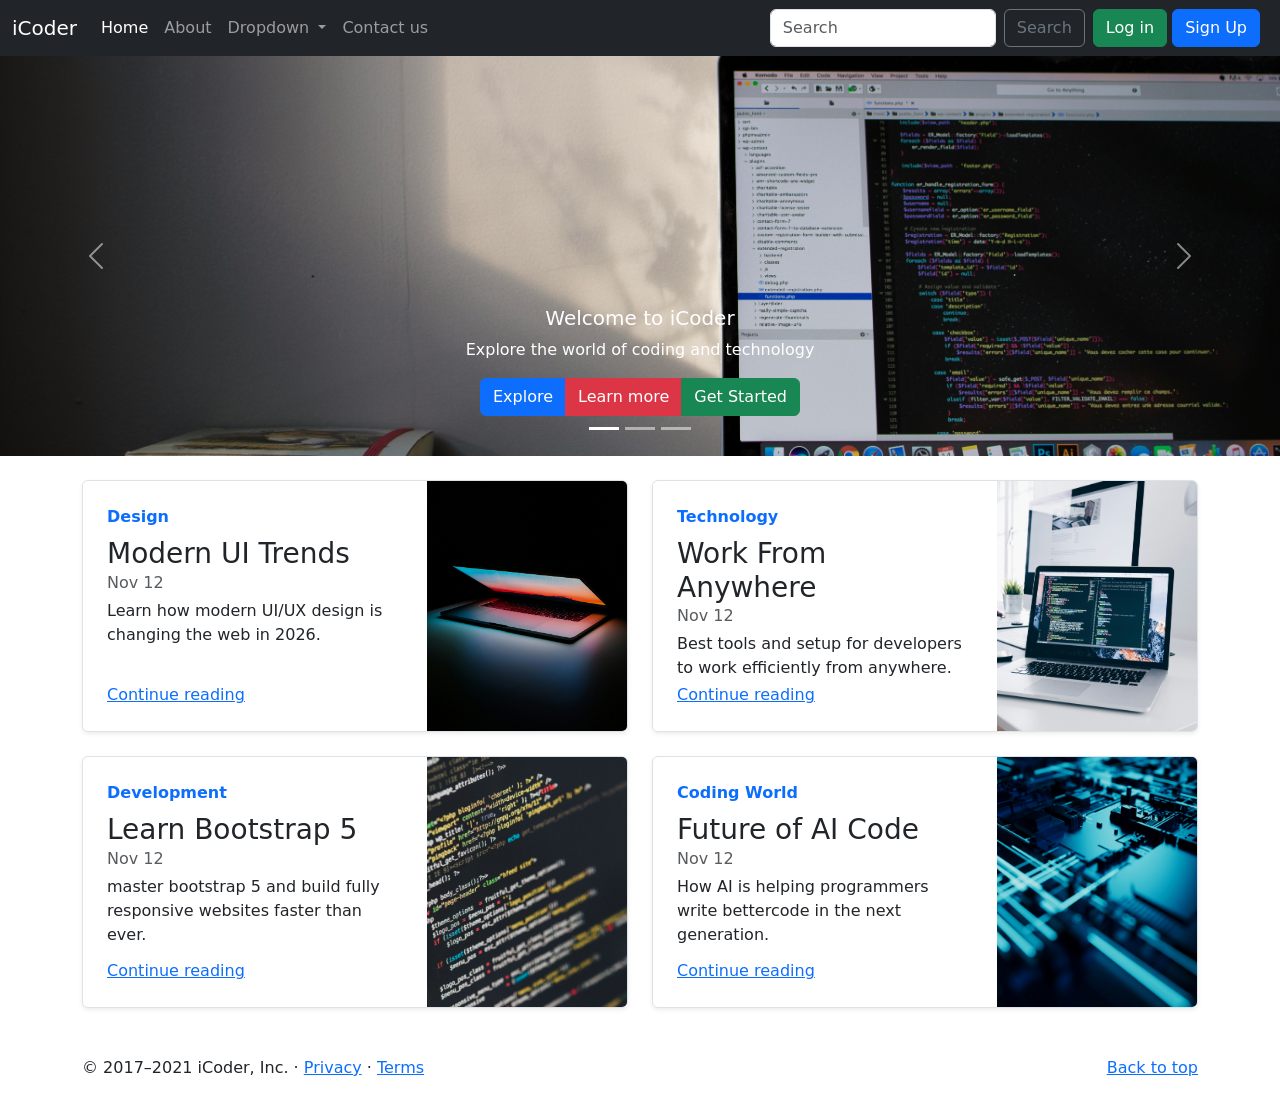
<file: index.html>
<!doctype html>
<html lang="en">

<head>
    <!-- Required meta tags -->
    <meta charset="utf-8">
    <meta name="viewport" content="width=device-width, initial-scale=1">

    <!-- Bootstrap CSS -->
    <link href="https://cdn.jsdelivr.net/npm/bootstrap@5.0.2/dist/css/bootstrap.min.css" rel="stylesheet"
        integrity="sha384-EVSTQN3/azprG1Anm3QDgpJLIm9Nao0Yz1ztcQTwFspd3yD65VohhpuuCOmLASjC" crossorigin="anonymous">
    <link rel="stylesheet" href="./style.css">

    <title>iCoder</title>
</head>

<body>
    <nav class="navbar navbar-expand-lg navbar-dark bg-dark">
        <div class="container-fluid">
            <a class="navbar-brand" href="#">iCoder</a>
            <button class="navbar-toggler" type="button" data-bs-toggle="collapse"
                data-bs-target="#navbarSupportedContent" aria-controls="navbarSupportedContent" aria-expanded="false"
                aria-label="Toggle navigation">
                <span class="navbar-toggler-icon"></span>
            </button>
            <div class="collapse navbar-collapse" id="navbarSupportedContent">
                <ul class="navbar-nav me-auto mb-2 mb-lg-0">
                    <li class="nav-item">
                        <a class="nav-link active" aria-current="page" href="./index.html">Home</a>
                    </li>
                    <li class="nav-item">
                        <a class="nav-link" href="./about.html">About</a>
                    </li>
                    <li class="nav-item dropdown">
                        <a class="nav-link dropdown-toggle" href="#" id="navbarDropdown" role="button"
                            data-bs-toggle="dropdown" aria-expanded="false">
                            Dropdown
                        </a>
                        <ul class="dropdown-menu" aria-labelledby="navbarDropdown">
                            <li><a class="dropdown-item" href="#">Technology</a></li>
                            <li><a class="dropdown-item" href="#">Web Development</a></li>
                            <li>
                                <hr class="dropdown-divider">
                            </li>
                            <li><a class="dropdown-item" href="#">Support</a></li>
                            <li><a class="dropdown-item" href="#">Write for us </a></li>
                        </ul>
                    </li>
                    <li class="nav-item">
                        <a class="nav-link" href="./contact.html">Contact us</a>
                    </li> 
                </ul>
                <form class="d-flex">
                    <input class="form-control me-2" type="search" placeholder="Search" aria-label="Search">
                    <button class="btn btn-outline-secondary" type="submit">Search</button>
                </form>
                <div class="mx-2">
                    <button class="btn btn-success" data-bs-toggle="modal" data-bs-target="#LoginModal">Log in</button>
                    <button class="btn btn-primary" data-bs-toggle="modal" data-bs-target="#SignUpModal">Sign
                        Up</button>
                </div>
            </div>
        </div>
    </nav>

    <!--Login Modal -->
    <div class="modal fade" id="LoginModal" tabindex="-1" aria-labelledby="LoginModalLabel" aria-hidden="true">
        <div class="modal-dialog">
            <div class="modal-content p-4 rounded-4 border-0 shadow-lg">
                <div class="modal-header border-0 pb-0">
                    <h5 class="modal-title" id="LoginModalLabel">Login To iCoder</h5>
                    <button type="button" class="btn-close" data-bs-dismiss="modal" aria-label="Close"></button>
                </div>
                <div class="modal-body">
                    <div class="mb-3">
                        <label for="exampleInputname" class="form-label">Email</label>
                        <input type="email" class="form-control" id="Loginemail" aria-describedby="emailHelp"
                            placeholder="Enter your email">
                    </div>

                    <div class="mb-3">
                        <label for="exampleInputname" class="form-label">Password</label>
                        <input type="password" class="form-control" id="Loginpassword" aria-describedby="emailHelp"
                            placeholder="Enter your password">
                    </div>
                </div>
                <div class="modal-footer">
                    <button type="button" class="btn btn-secondary" data-bs-dismiss="modal">Cancel</button>
                    <button type="button" class="btn btn-primary">Log In</button>
                </div>
            </div>
        </div>
    </div>

    <!--SignUp Modal -->
    <div class="modal fade" id="SignUpModal" tabindex="-1" aria-labelledby="SignUpModalLabel" aria-hidden="true">
        <div class="modal-dialog">
            <div class="modal-content">
                <div class="modal-header">
                    <h5 class="modal-title" id="SignUpModalLabel">Sign Up To iCoder</h5>
                    <button type="button" class="btn-close" data-bs-dismiss="modal" aria-label="Close"></button>
                </div>
                <div class="modal-body">
                     <div class="mb-3">
                        <label for="exampleInputname" class="form-label">Full Name</label>
                        <input type="text" class="form-control" id="SignupName" aria-describedby="emailHelp"
                            placeholder="Enter your Name">
                    </div>
                     <div class="mb-3">
                        <label for="exampleInputname" class="form-label">Email</label>
                        <input type="email" class="form-control" id="Signupemail" aria-describedby="emailHelp"
                            placeholder="Enter your email">
                    </div>
                     <div class="mb-3">
                        <label for="exampleInputname" class="form-label">Password</label>
                        <input type="password" class="form-control" id="Loginpassword" aria-describedby="emailHelp"
                            placeholder="Enter your password">
                    </div>
                     <div class="mb-3">
                        <label for="exampleInputname" class="form-label">Confirm Password</label>
                        <input type="password" class="form-control" id="Signuppassword" aria-describedby="emailHelp"
                            placeholder="Confirm your password">
                    </div>
                </div>
                <div class="modal-footer">
                    <button type="button" class="btn btn-secondary" data-bs-dismiss="modal">Cancel</button>
                    <button type="button" class="btn btn-primary">Sign Up</button>
                </div>
            </div>
        </div>
    </div>

    <div id="carouselExampleCaptions" class="carousel slide carousel-fade" data-bs-ride="carousel">
        <div class="carousel-indicators">
            <button type="button" data-bs-target="#carouselExampleCaptions" data-bs-slide-to="0" class="active"
                aria-current="true" aria-label="Slide 1"></button>
            <button type="button" data-bs-target="#carouselExampleCaptions" data-bs-slide-to="1"
                aria-label="Slide 2"></button>
            <button type="button" data-bs-target="#carouselExampleCaptions" data-bs-slide-to="2"
                aria-label="Slide 3"></button>
        </div>
        <div class="carousel-inner">
            <div class="carousel-item active">
                <img src="./emile-perron-xrVDYZRGdw4-unsplash.jpg" class="d-block w-100 slide" alt="...">
                <div class="carousel-caption d-none d-md-block">
                    <h5>Welcome to iCoder</h5>
                    <p>Explore the world of coding and technology</p>
                    <div class="btn-group" role="group" aria-label="Basic example">
                        <button type="button" class="btn btn-primary">Explore</button>
                        <button type="button" class="btn btn-danger">Learn more</button>
                        <button type="button" class="btn btn-success">Get Started</button>
                    </div>
                </div>
            </div>
            <div class="carousel-item">
                <img src="./glenn-carstens-peters-npxXWgQ33ZQ-unsplash.jpg" class="d-block w-100 slide" alt="...">
                <div class="carousel-caption d-none d-md-block">
                    <h5>Learn Coding with iCoder</h5>
                    <p>Improve your skills with modern web technologies</p>
                    <div class="btn-group" role="group" aria-label="Basic example">
                        <button type="button" class="btn btn-primary">Explore</button>
                        <button type="button" class="btn btn-danger">Learn more</button>
                        <button type="button" class="btn btn-success">Get Started</button>
                    </div>
                </div>
            </div>
            <div class="carousel-item">
                <img src="./florian-olivo-4hbJ-eymZ1o-unsplash.jpg" class="d-block w-100 slide" alt="...">
                <div class="carousel-caption d-none d-md-block">
                    <h5>Discover the Power of Coding</h5>
                    <p>Build your future with iCoder</p>
                    <div class="btn-group" role="group" aria-label="Basic example">
                        <button type="button" class="btn btn-primary">Explore</button>
                        <button type="button" class="btn btn-danger">Learn more</button>
                        <button type="button" class="btn btn-success">Get Started</button>
                    </div>
                </div>
            </div>
        </div>
        <button class="carousel-control-prev" type="button" data-bs-target="#carouselExampleCaptions"
            data-bs-slide="prev">
            <span class="carousel-control-prev-icon" aria-hidden="true"></span>
            <span class="visually-hidden">Previous</span>
        </button>
        <button class="carousel-control-next" type="button" data-bs-target="#carouselExampleCaptions"
            data-bs-slide="next">
            <span class="carousel-control-next-icon" aria-hidden="true"></span>
            <span class="visually-hidden">Next</span>
        </button>
    </div>

    <div class="container my-4">
        <div class="row">
            <div class="col-md-6">
                <div
                    class="row g-0 border rounded overflow-hidden flex-md-row mb-4 shadow-sm h-md-250 position-relative">
                    <div class="col p-4 d-flex flex-column position-static">
                        <strong class="d-inline-block mb-2 text-primary">Design</strong>
                        <h3 class="mb-0">Modern UI Trends</h3>
                        <div class="mb-1 text-muted">Nov 12</div>
                        <p class="card-text mb-auto">Learn how modern UI/UX design is changing the web in 2026.</p>
                        <a href="#" class="stretched-link">Continue reading</a>
                    </div>
                    <div class="col-auto d-none d-lg-block">
                        <img class="bd-placeholder-img" width="200" height="250"
                            src="./ales-nesetril-Im7lZjxeLhg-unsplash.jpg" alt="" style="object-fit: cover;">

                    </div>
                </div>
            </div>
            <div class="col-md-6">
                <div
                    class="row g-0 border rounded overflow-hidden flex-md-row mb-4 shadow-sm h-md-250 position-relative">
                    <div class="col p-4 d-flex flex-column position-static">
                        <strong class="d-inline-block mb-2 text-primary">Technology</strong>
                        <h3 class="mb-0">Work From Anywhere</h3>
                        <div class="mb-1 text-muted">Nov 12</div>
                        <p class="card-text mb-auto">Best tools and setup for developers to work efficiently from
                            anywhere.</p>
                        <a href="#" class="stretched-link">Continue reading</a>
                    </div>
                    <div class="col-auto d-none d-lg-block">
                        <img class="bd-placeholder-img" width="200" height="250"
                            src="./christopher-gower-m_HRfLhgABo-unsplash.jpg" alt="" style="object-fit: cover;">

                    </div>
                </div>
            </div>
        </div>
        <div class="row">
            <div class="col-md-6">
                <div
                    class="row g-0 border rounded overflow-hidden flex-md-row mb-4 shadow-sm h-md-250 position-relative">
                    <div class="col p-4 d-flex flex-column position-static">
                        <strong class="d-inline-block mb-2 text-primary">Development</strong>
                        <h3 class="mb-0">Learn Bootstrap 5</h3>
                        <div class="mb-1 text-muted">Nov 12</div>
                        <p class="card-text mb-auto">master bootstrap 5 and build fully responsive websites faster than
                            ever.</p>
                        <a href="#" class="stretched-link">Continue reading</a>
                    </div>
                    <div class="col-auto d-none d-lg-block">
                        <img class="bd-placeholder-img" width="200" height="250"
                            src="./ilya-pavlov-OqtafYT5kTw-unsplash.jpg" alt="" style="object-fit: cover;">

                    </div>
                </div>
            </div>
            <div class="col-md-6">
                <div
                    class="row g-0 border rounded overflow-hidden flex-md-row mb-4 shadow-sm h-md-250 position-relative">
                    <div class="col p-4 d-flex flex-column position-static">
                        <strong class="d-inline-block mb-2 text-primary">Coding World</strong>
                        <h3 class="mb-0">Future of AI Code</h3>
                        <div class="mb-1 text-muted">Nov 12</div>
                        <p class="card-text mb-auto">How AI is helping programmers write bettercode in the next
                            generation. </p>
                        <a href="#" class="stretched-link">Continue reading</a>
                    </div>
                    <div class="col-auto d-none d-lg-block">
                        <img class="bd-placeholder-img" width="200" height="250"
                            src="./vasilis-chatzopoulos-JcUQoTOeW3s-unsplash.jpg" alt="" style="object-fit: cover;">

                    </div>
                </div>
            </div>
        </div>
    </div>

    <footer class="container">
        <p class="float-end"><a href="#">Back to top</a></p>
        <p>© 2017–2021 iCoder, Inc. · <a href="#">Privacy</a> · <a href="#">Terms</a></p>
    </footer>



    <!-- Optional JavaScript; choose one of the two! -->

    <!-- Option 1: Bootstrap Bundle with Popper -->
    <script src="https://cdn.jsdelivr.net/npm/bootstrap@5.0.2/dist/js/bootstrap.bundle.min.js"
        integrity="sha384-MrcW6ZMFYlzcLA8Nl+NtUVF0sA7MsXsP1UyJoMp4YLEuNSfAP+JcXn/tWtIaxVXM"
        crossorigin="anonymous"></script>

    <!-- Option 2: Separate Popper and Bootstrap JS -->
    <!--
    <script src="https://cdn.jsdelivr.net/npm/@popperjs/core@2.9.2/dist/umd/popper.min.js" integrity="sha384-IQsoLXl5PILFhosVNubq5LC7Qb9DXgDA9i+tQ8Zj3iwWAwPtgFTxbJ8NT4GN1R8p" crossorigin="anonymous"></script>
    <script src="https://cdn.jsdelivr.net/npm/bootstrap@5.0.2/dist/js/bootstrap.min.js" integrity="sha384-cVKIPhGWiC2Al4u+LWgxfKTRIcfu0JTxR+EQDz/bgldoEyl4H0zUF0QKbrJ0EcQF" crossorigin="anonymous"></script>
    -->
</body>

</html>
</file>
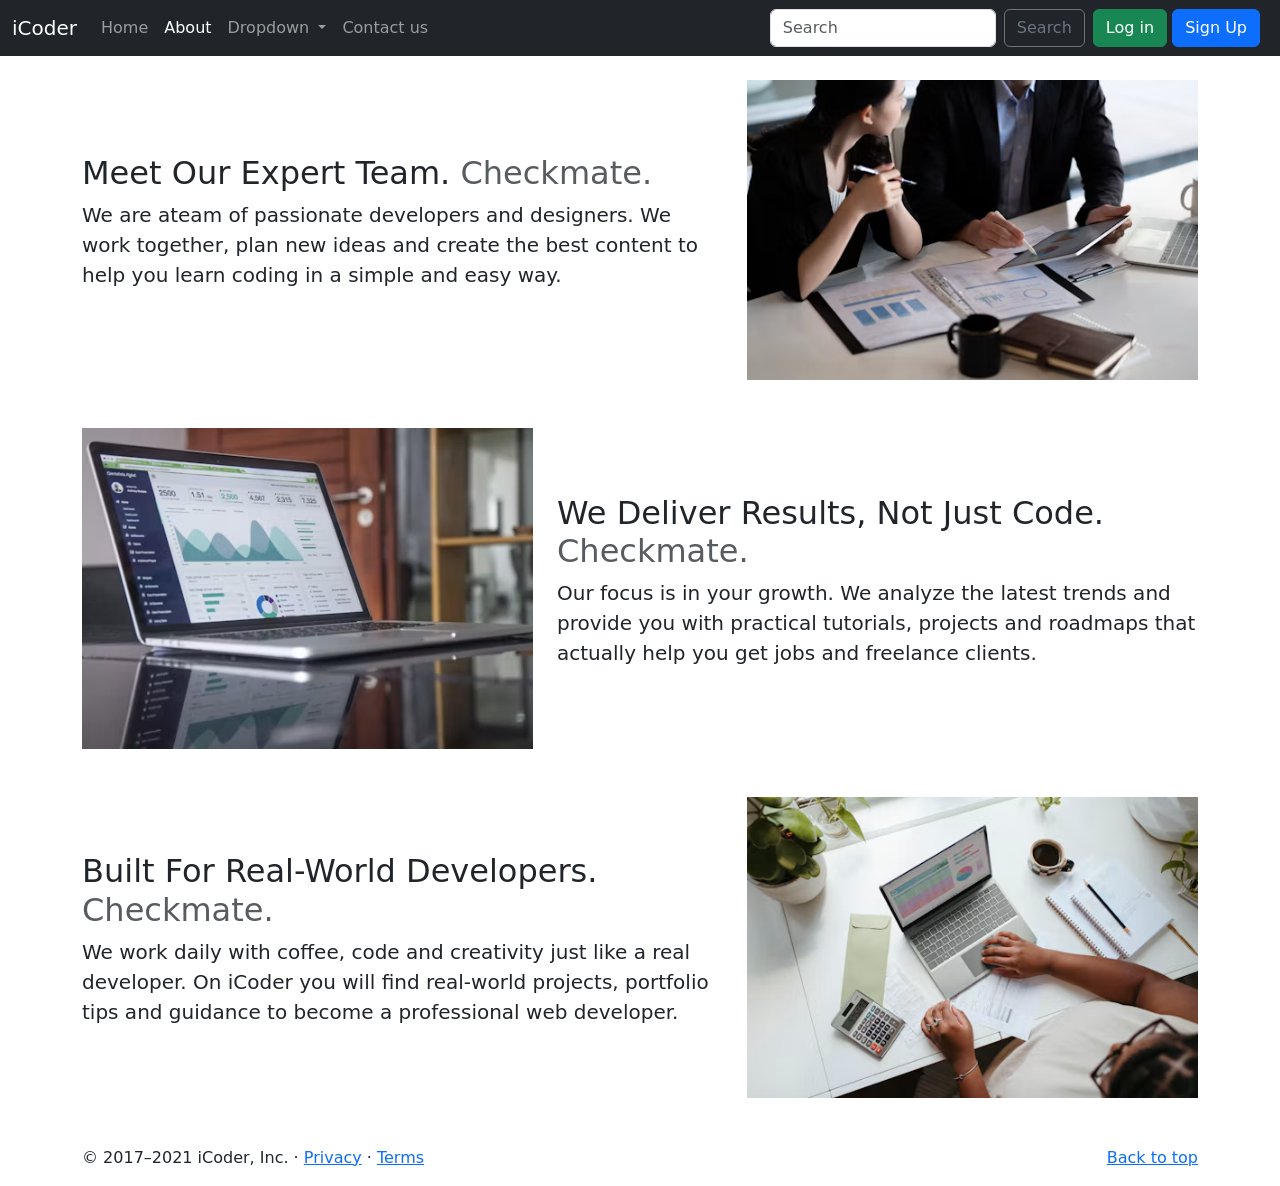
<file: about.html>
<!doctype html>
<html lang="en">

<head>
    <!-- Required meta tags -->
    <meta charset="utf-8">
    <meta name="viewport" content="width=device-width, initial-scale=1">

    <!-- Bootstrap CSS -->
    <link href="https://cdn.jsdelivr.net/npm/bootstrap@5.0.2/dist/css/bootstrap.min.css" rel="stylesheet"
        integrity="sha384-EVSTQN3/azprG1Anm3QDgpJLIm9Nao0Yz1ztcQTwFspd3yD65VohhpuuCOmLASjC" crossorigin="anonymous">
    <link rel="stylesheet" href="./style.css">

    <title>iCoder</title>
</head>

<body>
    <nav class="navbar navbar-expand-lg navbar-dark bg-dark">
        <div class="container-fluid">
            <a class="navbar-brand" href="#">iCoder</a>
            <button class="navbar-toggler" type="button" data-bs-toggle="collapse"
                data-bs-target="#navbarSupportedContent" aria-controls="navbarSupportedContent" aria-expanded="false"
                aria-label="Toggle navigation">
                <span class="navbar-toggler-icon"></span>
            </button>
            <div class="collapse navbar-collapse" id="navbarSupportedContent">
                <ul class="navbar-nav me-auto mb-2 mb-lg-0">
                    <li class="nav-item">
                        <a class="nav-link" aria-current="page" href="./index.html">Home</a>
                    </li>
                    <li class="nav-item">
                        <a class="nav-link active" href="./about.html">About</a>
                    </li>
                    <li class="nav-item dropdown">
                        <a class="nav-link dropdown-toggle" href="#" id="navbarDropdown" role="button"
                            data-bs-toggle="dropdown" aria-expanded="false">
                            Dropdown
                        </a>
                        <ul class="dropdown-menu" aria-labelledby="navbarDropdown">
                            <li><a class="dropdown-item" href="#">Action</a></li>
                            <li><a class="dropdown-item" href="#">Another action</a></li>
                            <li>
                                <hr class="dropdown-divider">
                            </li>
                            <li><a class="dropdown-item" href="#">Something else here</a></li>
                        </ul>
                    </li>
                    <li class="nav-item">
                        <a class="nav-link" href="./contact.html">Contact us</a>
                    </li>
                </ul>
                <form class="d-flex">
                    <input class="form-control me-2" type="search" placeholder="Search" aria-label="Search">
                    <button class="btn btn-outline-secondary" type="submit">Search</button>
                </form>
                <div class="mx-2">
                    <button class="btn btn-success">Log in</button>
                    <button class="btn btn-primary">Sign Up</button>

                </div>


            </div>
        </div>
    </nav>

    <div class="container my-4">
        <div class="row featurette d-flex justify-content-center align-items-center">
            <div class="col-md-7">
                <h2 class="featurette-heading">Meet Our Expert Team. <span class="text-muted">Checkmate.</span></h2>
                <p class="lead">We are ateam of passionate developers and designers. We work together, plan new ideas and create the best content to help you learn coding in a simple and easy way. </p>
            </div>
            <div class="col-md-5">
                <img class="bd-placeholder-img bd-placeholder-img-lg featurette-image img-fluid mx-auto" width="500"
                    height="500" src="./about-1.avif" alt="">

            </div>
        </div>
        <div class="row featurette d-flex justify-content-center align-items-center my-5">
            <div class="col-md-7 order-md-2">
                <h2 class="featurette-heading">We Deliver Results, Not Just Code. <span class="text-muted">Checkmate.</span></h2>
                <p class="lead">Our focus is in your growth. We analyze the latest trends and provide you with practical tutorials, projects and roadmaps that actually help you get jobs and freelance clients.</p>
            </div>
            <div class="col-md-5">
                <img class="bd-placeholder-img bd-placeholder-img-lg featurette-image img-fluid mx-auto" width="500"
                    height="500" src="./about-2.avif" alt="">

            </div>
        </div>
        <div class="row featurette d-flex justify-content-center align-items-center my-5">
            <div class="col-md-7">
                <h2 class="featurette-heading">Built For Real-World Developers. <span class="text-muted">Checkmate.</span></h2>
                <p class="lead">We work daily with coffee, code and creativity just like a real developer. On iCoder you will find real-world projects, portfolio tips and guidance to become a professional web developer.</p>
            </div>
            <div class="col-md-5">
                <img class="bd-placeholder-img bd-placeholder-img-lg featurette-image img-fluid mx-auto" width="500"
                    height="500" src="./about-3.avif" alt="">

            </div>
        </div>

    </div>

     <footer class="container">
    <p class="float-end"><a href="#">Back to top</a></p>
    <p>© 2017–2021 iCoder, Inc. · <a href="#">Privacy</a> · <a href="#">Terms</a></p>
  </footer>




    <!-- Optional JavaScript; choose one of the two! -->

    <!-- Option 1: Bootstrap Bundle with Popper -->
    <script src="https://cdn.jsdelivr.net/npm/bootstrap@5.0.2/dist/js/bootstrap.bundle.min.js"
        integrity="sha384-MrcW6ZMFYlzcLA8Nl+NtUVF0sA7MsXsP1UyJoMp4YLEuNSfAP+JcXn/tWtIaxVXM"
        crossorigin="anonymous"></script>

    <!-- Option 2: Separate Popper and Bootstrap JS -->
    <!--
    <script src="https://cdn.jsdelivr.net/npm/@popperjs/core@2.9.2/dist/umd/popper.min.js" integrity="sha384-IQsoLXl5PILFhosVNubq5LC7Qb9DXgDA9i+tQ8Zj3iwWAwPtgFTxbJ8NT4GN1R8p" crossorigin="anonymous"></script>
    <script src="https://cdn.jsdelivr.net/npm/bootstrap@5.0.2/dist/js/bootstrap.min.js" integrity="sha384-cVKIPhGWiC2Al4u+LWgxfKTRIcfu0JTxR+EQDz/bgldoEyl4H0zUF0QKbrJ0EcQF" crossorigin="anonymous"></script>
    -->
</body>

</html>
</file>
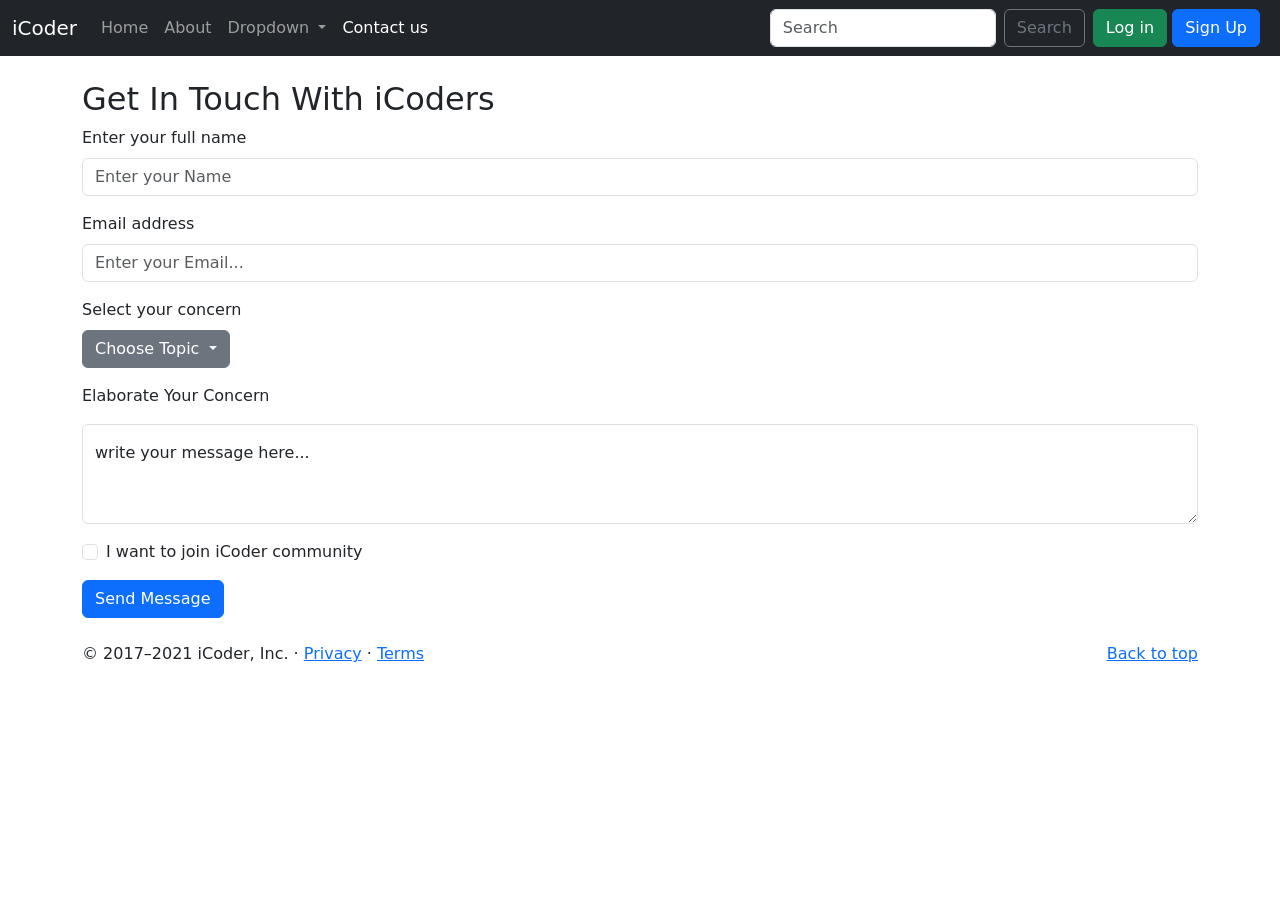
<file: contact.html>
<!doctype html>
<html lang="en">

<head>
    <!-- Required meta tags -->
    <meta charset="utf-8">
    <meta name="viewport" content="width=device-width, initial-scale=1">

    <!-- Bootstrap CSS -->
    <link href="https://cdn.jsdelivr.net/npm/bootstrap@5.0.2/dist/css/bootstrap.min.css" rel="stylesheet"
        integrity="sha384-EVSTQN3/azprG1Anm3QDgpJLIm9Nao0Yz1ztcQTwFspd3yD65VohhpuuCOmLASjC" crossorigin="anonymous">
    <link rel="stylesheet" href="./style.css">

    <title>iCoder</title>
</head>

<body>
    <nav class="navbar navbar-expand-lg navbar-dark bg-dark">
        <div class="container-fluid">
            <a class="navbar-brand" href="#">iCoder</a>
            <button class="navbar-toggler" type="button" data-bs-toggle="collapse"
                data-bs-target="#navbarSupportedContent" aria-controls="navbarSupportedContent" aria-expanded="false"
                aria-label="Toggle navigation">
                <span class="navbar-toggler-icon"></span>
            </button>
            <div class="collapse navbar-collapse" id="navbarSupportedContent">
                <ul class="navbar-nav me-auto mb-2 mb-lg-0">
                    <li class="nav-item">
                        <a class="nav-link" aria-current="page" href="./index.html">Home</a>
                    </li>
                    <li class="nav-item">
                        <a class="nav-link" href="./about.html">About</a>
                    </li>
                    <li class="nav-item dropdown">
                        <a class="nav-link dropdown-toggle" href="#" id="navbarDropdown" role="button"
                            data-bs-toggle="dropdown" aria-expanded="false">
                            Dropdown
                        </a>
                        <ul class="dropdown-menu" aria-labelledby="navbarDropdown">
                            <li><a class="dropdown-item" href="#">Action</a></li>
                            <li><a class="dropdown-item" href="#">Another action</a></li>
                            <li>
                                <hr class="dropdown-divider">
                            </li>
                            <li><a class="dropdown-item" href="#">Something else here</a></li>
                        </ul>
                    </li>
                    <li class="nav-item">
                        <a class="nav-link active" href="./contact.html">Contact us</a>
                    </li>
                </ul>
                <form class="d-flex">
                    <input class="form-control me-2" type="search" placeholder="Search" aria-label="Search">
                    <button class="btn btn-outline-secondary" type="submit">Search</button>
                </form>
                <div class="mx-2">
                    <button class="btn btn-success">Log in</button>
                    <button class="btn btn-primary">Sign Up</button>

                </div>

            </div>
        </div>
    </nav>

    <div class="container my-4">
        <h2>Get In Touch With iCoders</h2>
        <form>
            <div class="mb-3"> 
                <label for="exampleInputname" class="form-label">Enter your full name</label>
                <input type="text" class="form-control" id="exampleInputname" aria-describedby="emailHelp" placeholder="Enter your Name">
            </div>
            <div class="mb-3"> 
                <label for="exampleInputEmail1" class="form-label">Email address</label>
                <input type="email" class="form-control" id="exampleInputEmail1" aria-describedby="emailHelp" placeholder="Enter your Email...">
            </div>
            <div class="mb-3">
                 <label class="form-label">Select your concern</label>
                <div class="dropdown">
  <button class="btn btn-secondary dropdown-toggle" type="button" id="dropdownMenuButton1" data-bs-toggle="dropdown" aria-expanded="false">
   Choose Topic
  </button>
  <ul class="dropdown-menu" aria-labelledby="dropdownMenuButton1">
    <li><a class="dropdown-item" href="#">Web Development</a></li>
    <li><a class="dropdown-item" href="#">Technology</a></li>
    <li><a class="dropdown-item" href="#">Feed back</a></li>
    <li><a class="dropdown-item" href="#">Other</a></li>
  </ul>
</div>

<label class="form-label my-3">Elaborate Your Concern</label>
<div class="form-floating">
  <textarea class="form-control" placeholder="Leave a comment here" id="floatingTextarea2" style="height: 100px"></textarea>
  <label for="floatingTextarea2">write your message here...</label>
</div>
            </div>
            <div class="mb-3 form-check">
                <input type="checkbox" class="form-check-input" id="exampleCheck1">
                <label class="form-check-label" for="exampleCheck1">I want to join iCoder community</label>
            </div>
            <button type="submit" class="btn btn-primary">Send Message</button>
        </form>

    </div>

    <footer class="container">
        <p class="float-end"><a href="#">Back to top</a></p>
        <p>© 2017–2021 iCoder, Inc. · <a href="#">Privacy</a> · <a href="#">Terms</a></p>
    </footer>

    <!-- Optional JavaScript; choose one of the two! -->

    <!-- Option 1: Bootstrap Bundle with Popper -->
    <script src="https://cdn.jsdelivr.net/npm/bootstrap@5.0.2/dist/js/bootstrap.bundle.min.js"
        integrity="sha384-MrcW6ZMFYlzcLA8Nl+NtUVF0sA7MsXsP1UyJoMp4YLEuNSfAP+JcXn/tWtIaxVXM"
        crossorigin="anonymous"></script>

    <!-- Option 2: Separate Popper and Bootstrap JS -->
    <!--
    <script src="https://cdn.jsdelivr.net/npm/@popperjs/core@2.9.2/dist/umd/popper.min.js" integrity="sha384-IQsoLXl5PILFhosVNubq5LC7Qb9DXgDA9i+tQ8Zj3iwWAwPtgFTxbJ8NT4GN1R8p" crossorigin="anonymous"></script>
    <script src="https://cdn.jsdelivr.net/npm/bootstrap@5.0.2/dist/js/bootstrap.min.js" integrity="sha384-cVKIPhGWiC2Al4u+LWgxfKTRIcfu0JTxR+EQDz/bgldoEyl4H0zUF0QKbrJ0EcQF" crossorigin="anonymous"></script>
    -->
</body>

</html>
</file>
<file: style.css>
.slide{
    height: 400px;
    object-fit: cover;

}
</file>
